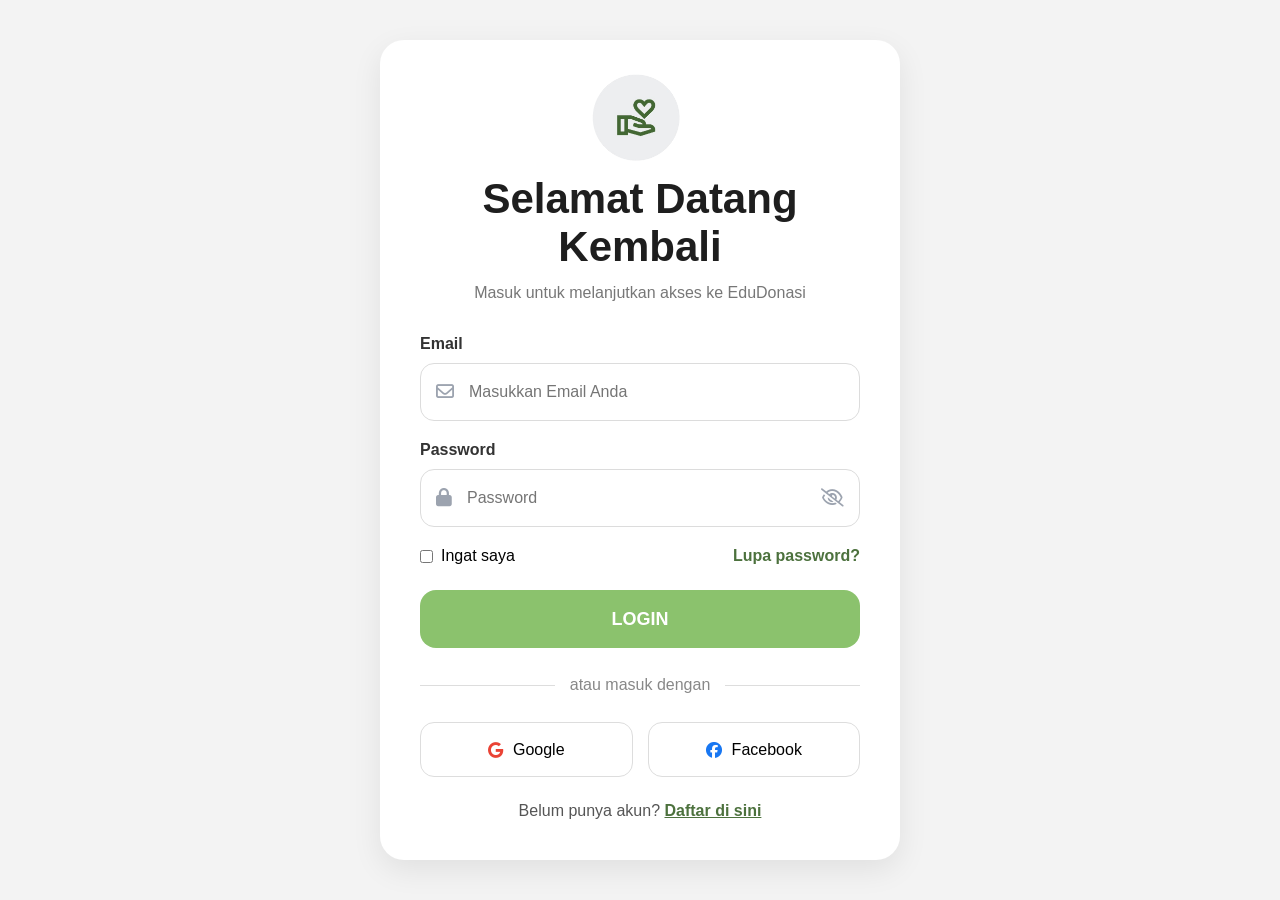
<file: index.html>
<!DOCTYPE html>
<html lang="id">
<head>
  <meta charset="UTF-8">
  <meta name="viewport" content="width=device-width, initial-scale=1.0">

  <title>EduDonasi</title>

  <link rel="stylesheet"
  href="https://cdnjs.cloudflare.com/ajax/libs/font-awesome/6.5.1/css/all.min.css">

  <link rel="stylesheet" href="style/login.css">
</head>
<body>

  <div class="container">

    <div class="form-box">

      <div class="logo">
        <img src="img/profile.png" alt="">
      </div>

      <h1>Selamat Datang Kembali</h1>

      <p>
        Masuk untuk melanjutkan akses ke EduDonasi
      </p>

<form id="loginForm">

  <div class="input-group">

    <label>Email</label>

    <div class="input-box">

      <i class="fa-regular fa-envelope"></i>

      <input 
      type="email"
      id="loginEmail"
      placeholder="Masukkan Email Anda">

    </div>

  </div>

  <div class="input-group">

    <label>Password</label>

    <div class="input-box">

      <i class="fa-solid fa-lock"></i>

      <input 
      type="password"
      id="loginPassword"
      placeholder="Password">

      <i class="fa-regular fa-eye-slash toggle-password"></i>

    </div>

  </div>

  <div class="options">

    <div class="remember">
      <input type="checkbox">
      <span>Ingat saya</span>
    </div>

    <a href="#">Lupa password?</a>

  </div>

  <button type="submit" class="btn">
    LOGIN
  </button>

  <div class="divider">
    <span>atau masuk dengan</span>
  </div>

  <div class="social-login">

    <button type="button" class="social-btn">
      <i class="fa-brands fa-google"></i>
      Google
    </button>

    <button type="button" class="social-btn">
      <i class="fa-brands fa-facebook"></i>
      Facebook
    </button>

  </div>

  <div class="switch-text">
    Belum punya akun?
    <a href="register.html">
      Daftar di sini
    </a>
  </div>

</form>
    </div>

  </div>

  <script src="js/login.js"></script>

</body>
</html>
</file>
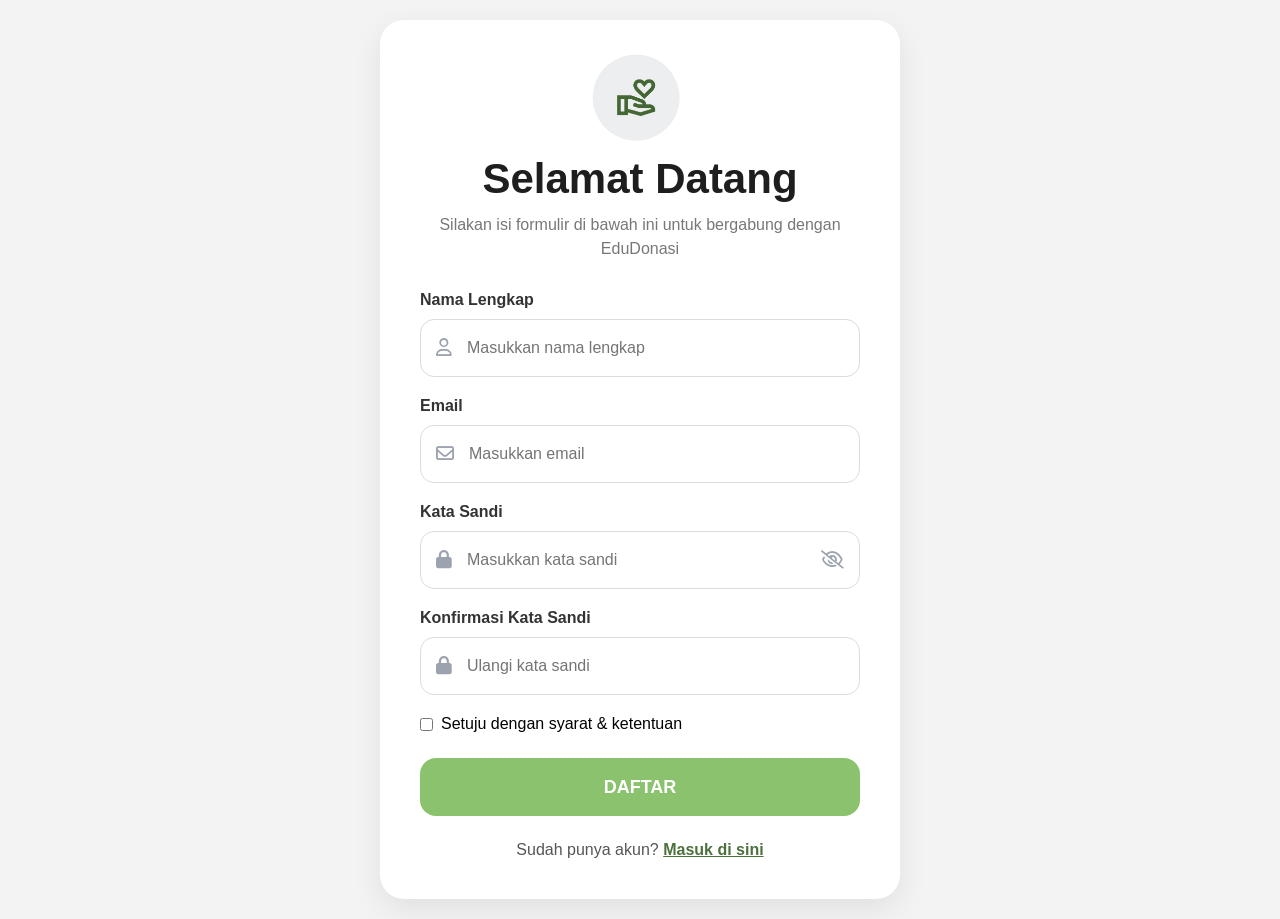
<file: register.html>
<!DOCTYPE html>
<html lang="id">
<head>
  <meta charset="UTF-8">
  <meta name="viewport" content="width=device-width, initial-scale=1.0">

  <title>EduDonasi</title>

  <link rel="stylesheet"
  href="https://cdnjs.cloudflare.com/ajax/libs/font-awesome/6.5.1/css/all.min.css">

  <link rel="stylesheet" href="style/login.css">
</head>
<body>

  <div class="container">

    <div class="form-box">

      <div class="logo">
        <img src="img/profile.png" alt="">
      </div>

      <h1>Selamat Datang</h1>

      <p>
        Silakan isi formulir di bawah ini
        untuk bergabung dengan EduDonasi
      </p>

      <form id="registerForm">

  <div class="input-group">

    <label>Nama Lengkap</label>

    <div class="input-box">

      <i class="fa-regular fa-user"></i>

      <input 
      type="text"
      id="nama"
      placeholder="Masukkan nama lengkap">

    </div>

  </div>

  <div class="input-group">

    <label>Email</label>

    <div class="input-box">

      <i class="fa-regular fa-envelope"></i>

      <input 
      type="email"
      id="email"
      placeholder="Masukkan email">

    </div>

  </div>

  <div class="input-group">

    <label>Kata Sandi</label>

    <div class="input-box">

      <i class="fa-solid fa-lock"></i>

      <input 
      type="password"
      id="password"
      placeholder="Masukkan kata sandi">

      <i class="fa-regular fa-eye-slash toggle-password"></i>

    </div>

  </div>

  <div class="input-group">

    <label>Konfirmasi Kata Sandi</label>

    <div class="input-box">

      <i class="fa-solid fa-lock"></i>

      <input 
      type="password"
      id="confirmPassword"
      placeholder="Ulangi kata sandi">

    </div>

  </div>

  <div class="agree">

    <input type="checkbox" id="agree">
    <span>Setuju dengan syarat & ketentuan</span>

  </div>

  <button type="submit" class="btn">
    DAFTAR
  </button>

  <div class="switch-text">
    Sudah punya akun?
    <a href="index.html">
      Masuk di sini
    </a>
  </div>

</form>
    </div>

  </div>

  <script src="js/register.js"></script>

</body>
</html>
</file>
<file: style/login.css>
*{
  margin:0;
  padding:0;
  box-sizing:border-box;
  font-family:Arial, Helvetica, sans-serif;
}

body{
  min-height:100vh;
  display:flex;
  justify-content:center;
  align-items:center;
  background:#f3f3f3;
  padding:20px;
}

.container{
  width:100%;
  max-width:520px;
}

.form-box{
  background:#fff;
  padding:40px;
  border-radius:24px;
  box-shadow:0 10px 30px rgba(0,0,0,0.08);
}

.logo{
  width:75px;
  height:75px;
  border-radius:50%;
  background:#f1f1f1;
  margin:0 auto 20px;
  display:flex;
  justify-content:center;
  align-items:center;
}

.logo img{
  width:100px;
  height:100px;
  object-fit:cover;
}

h1{
  text-align:center;
  font-size:42px;
  margin-bottom:10px;
  color:#1e1e1e;
}

p{
  text-align:center;
  color:#777;
  line-height:1.5;
  margin-bottom:30px;
}

.input-group{
  margin-bottom:20px;
}

label{
  display:block;
  margin-bottom:10px;
  font-weight:600;
  color:#333;
}

.input-box{
  height:58px;
  border:1px solid #dcdcdc;
  border-radius:14px;
  display:flex;
  align-items:center;
  padding:0 15px;
}

.input-box i{
  color:#9ca3af;
  font-size:18px;
}

.input-box input{
  width:100%;
  height:100%;
  border:none;
  outline:none;
  padding:0 15px;
  font-size:16px;
}

.toggle-password{
  cursor:pointer;
}

.options{
  display:flex;
  justify-content:space-between;
  align-items:center;
  margin-bottom:25px;
}

.remember{
  display:flex;
  align-items:center;
  gap:8px;
}

.options a{
  text-decoration:none;
  color:#4c713d;
  font-weight:600;
}

.btn{
  width:100%;
  height:58px;
  border:none;
  border-radius:16px;
  background:#8bc26d;
  color:white;
  font-size:18px;
  font-weight:bold;
  cursor:pointer;
  transition:0.3s;
}

.btn:hover{
  background:#3d5d31;
}

.divider{
  display:flex;
  align-items:center;
  gap:15px;
  margin:28px 0;
  color:#888;
}

.divider::before,
.divider::after{
  content:"";
  flex:1;
  height:1px;
  background:#ddd;
}

.social-login{
  display:flex;
  gap:15px;
}

.social-btn{
  flex:1;
  height:55px;
  border-radius:14px;
  border:1px solid #ddd;
  background:white;
  cursor:pointer;
  font-size:16px;
  display:flex;
  justify-content:center;
  align-items:center;
  gap:10px;
}

.fa-google{
  color:#ea4335;
}

.fa-facebook{
  color:#1877f2;
}

.switch-text{
  text-align:center;
  margin-top:25px;
  color:#555;
}

.switch-text a{
  color:#4c713d;
  font-weight:bold;
  text-decoration:underline;
}

.agree{
  display:flex;
  align-items:center;
  gap:8px;
  margin-bottom:25px;
}

@media(max-width:600px){

  .form-box{
    padding:30px 22px;
  }

  h1{
    font-size:32px;
  }

  .social-login{
    flex-direction:column;
  }

}
</file>
